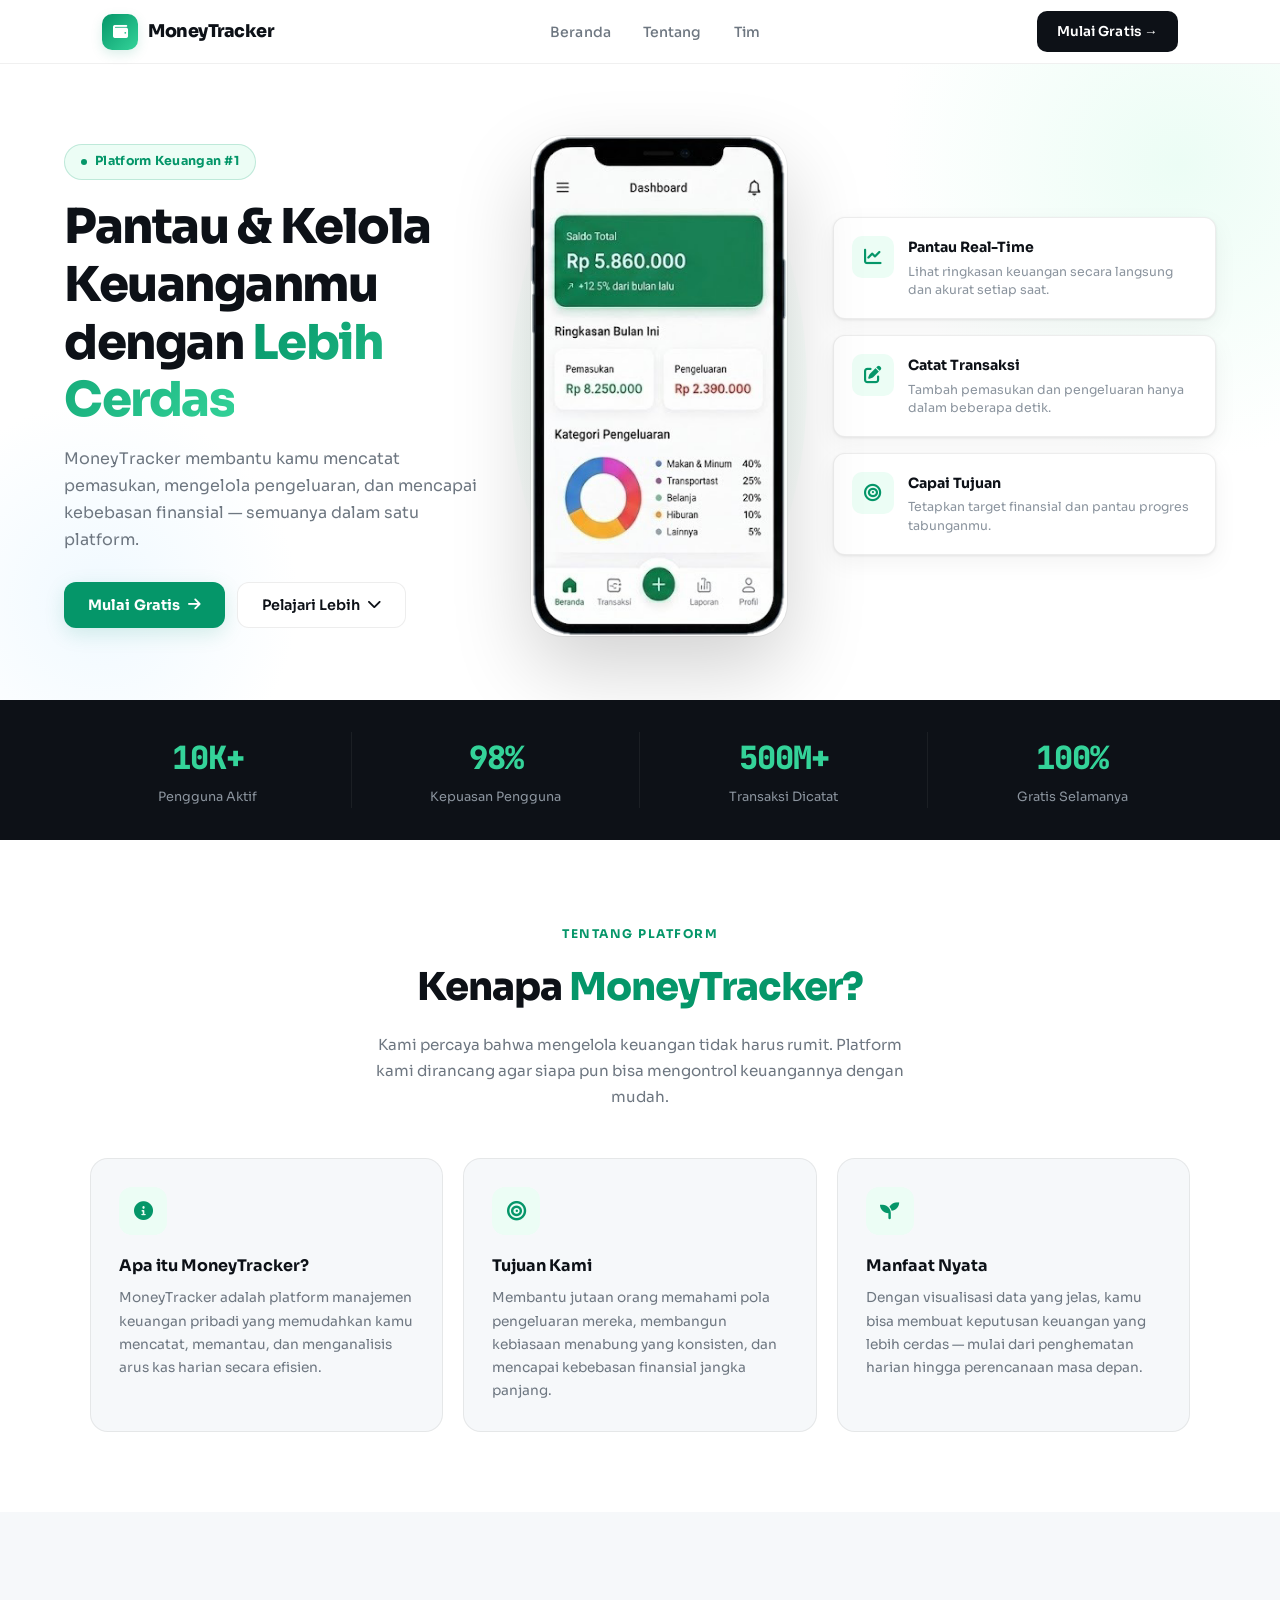
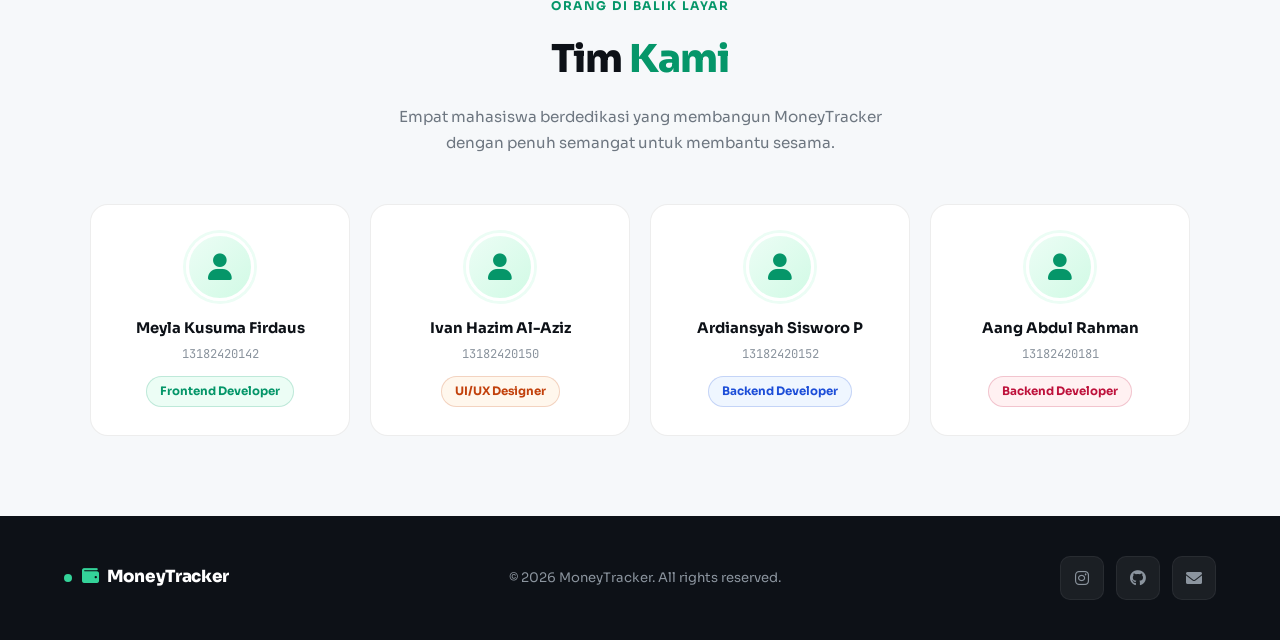
<file: index.html>
<!DOCTYPE html>
<html lang="id">
<head>
  <meta charset="UTF-8">
  <meta name="viewport" content="width=device-width, initial-scale=1.0">
  <title>MoneyTracker — Kelola Keuangan dengan Cerdas</title>
  <link rel="stylesheet" href="style.css">
  <link rel="stylesheet" href="https://cdnjs.cloudflare.com/ajax/libs/font-awesome/6.0.0/css/all.min.css">
</head>
<body>

<header>
  <nav class="navbar">
    <a href="#home" class="logo">
      <div class="logo-wrap"><i class="fas fa-wallet"></i></div>
      MoneyTracker
    </a>
    <ul class="nav-links">
      <li><a href="#home">Beranda</a></li>
      <li><a href="#about">Tentang</a></li>
      <li><a href="#team">Tim</a></li>
    </ul>
    <a href="login.html" class="btn-cta-nav">Mulai Gratis →</a>
  </nav>
</header>

<main>

  <!-- HERO -->
  <section id="home" class="hero">
    <div class="hero-container">

      <div class="hero-text">
        <span class="badge">Platform Keuangan #1</span>
        <h1>Pantau & Kelola Keuanganmu dengan <span>Lebih Cerdas</span></h1>
        <p>MoneyTracker membantu kamu mencatat pemasukan, mengelola pengeluaran, dan mencapai kebebasan finansial — semuanya dalam satu platform.</p>
        <div class="hero-actions">
          <button class="btn-green" onclick="window.location.href='login.html'">
            Mulai Gratis <i class="fas fa-arrow-right"></i>
          </button>
          <button class="btn-white" onclick="document.querySelector('#about').scrollIntoView({behavior:'smooth'})">
            Pelajari Lebih <i class="fas fa-chevron-down"></i>
          </button>
        </div>
      </div>

      <div class="hero-mockup">
        <div class="phone-frame">
          <img src="p.png" alt="MoneyTracker Dashboard Preview">
        </div>
      </div>

      <div class="hero-features">
        <div class="feat-item">
          <div class="feat-icon"><i class="fas fa-chart-line"></i></div>
          <div>
            <h4>Pantau Real-Time</h4>
            <p>Lihat ringkasan keuangan secara langsung dan akurat setiap saat.</p>
          </div>
        </div>
        <div class="feat-item">
          <div class="feat-icon"><i class="fas fa-pen-to-square"></i></div>
          <div>
            <h4>Catat Transaksi</h4>
            <p>Tambah pemasukan dan pengeluaran hanya dalam beberapa detik.</p>
          </div>
        </div>
        <div class="feat-item">
          <div class="feat-icon"><i class="fas fa-bullseye"></i></div>
          <div>
            <h4>Capai Tujuan</h4>
            <p>Tetapkan target finansial dan pantau progres tabunganmu.</p>
          </div>
        </div>
      </div>

    </div>
  </section>

  <!-- STATS BAR -->
  <div class="stats-bar">
    <div class="stats-inner">
      <div class="stat-item">
        <div class="stat-num">10K+</div>
        <div class="stat-label">Pengguna Aktif</div>
      </div>
      <div class="stat-item">
        <div class="stat-num">98%</div>
        <div class="stat-label">Kepuasan Pengguna</div>
      </div>
      <div class="stat-item">
        <div class="stat-num">500M+</div>
        <div class="stat-label">Transaksi Dicatat</div>
      </div>
      <div class="stat-item">
        <div class="stat-num">100%</div>
        <div class="stat-label">Gratis Selamanya</div>
      </div>
    </div>
  </div>

  <!-- ABOUT -->
  <section id="about" class="about">
    <div class="section-tag">Tentang Platform</div>
    <h2>Kenapa <span>MoneyTracker?</span></h2>
    <p class="section-sub">Kami percaya bahwa mengelola keuangan tidak harus rumit. Platform kami dirancang agar siapa pun bisa mengontrol keuangannya dengan mudah.</p>
    <div class="about-grid">
      <div class="about-box">
        <div class="box-icon"><i class="fas fa-info-circle"></i></div>
        <h3>Apa itu MoneyTracker?</h3>
        <p>MoneyTracker adalah platform manajemen keuangan pribadi yang memudahkan kamu mencatat, memantau, dan menganalisis arus kas harian secara efisien.</p>
      </div>
      <div class="about-box">
        <div class="box-icon"><i class="fas fa-bullseye"></i></div>
        <h3>Tujuan Kami</h3>
        <p>Membantu jutaan orang memahami pola pengeluaran mereka, membangun kebiasaan menabung yang konsisten, dan mencapai kebebasan finansial jangka panjang.</p>
      </div>
      <div class="about-box">
        <div class="box-icon"><i class="fas fa-seedling"></i></div>
        <h3>Manfaat Nyata</h3>
        <p>Dengan visualisasi data yang jelas, kamu bisa membuat keputusan keuangan yang lebih cerdas — mulai dari penghematan harian hingga perencanaan masa depan.</p>
      </div>
    </div>
  </section>

  <!-- TEAM -->
  <section id="team" class="team">
    <div class="section-tag">Orang di Balik Layar</div>
    <h2>Tim <span>Kami</span></h2>
    <p class="section-sub">Empat mahasiswa berdedikasi yang membangun MoneyTracker dengan penuh semangat untuk membantu sesama.</p>
    <div class="team-grid">
      <div class="team-card">
        <div class="team-avatar"><i class="fas fa-user"></i></div>
        <h3>Meyla Kusuma Firdaus</h3>
        <div class="nim">13182420142</div>
        <span class="tag">Frontend Developer</span>
      </div>
      <div class="team-card">
        <div class="team-avatar"><i class="fas fa-user"></i></div>
        <h3>Ivan Hazim Al-Aziz</h3>
        <div class="nim">13182420150</div>
        <span class="tag orange">UI/UX Designer</span>
      </div>
      <div class="team-card">
        <div class="team-avatar"><i class="fas fa-user"></i></div>
        <h3>Ardiansyah Sisworo P</h3>
        <div class="nim">13182420152</div>
        <span class="tag blue">Backend Developer</span>
      </div>
      <div class="team-card">
        <div class="team-avatar"><i class="fas fa-user"></i></div>
        <h3>Aang Abdul Rahman</h3>
        <div class="nim">13182420181</div>
        <span class="tag red">Backend Developer</span>
      </div>
    </div>
  </section>

</main>

<footer>
  <div class="footer-wrap">
    <div class="footer-logo">
      <div class="logo-dot"></div>
      <span><i class="fas fa-wallet" style="color:#34d399;margin-right:8px"></i>MoneyTracker</span>
    </div>
    <p>&copy; 2026 MoneyTracker. All rights reserved.</p>
    <div class="footer-social">
      <i class="fab fa-instagram"></i>
      <i class="fab fa-github"></i>
      <i class="fas fa-envelope"></i>
    </div>
  </div>
</footer>

<script src="script.js"></script>
</body>
</html>
</file>
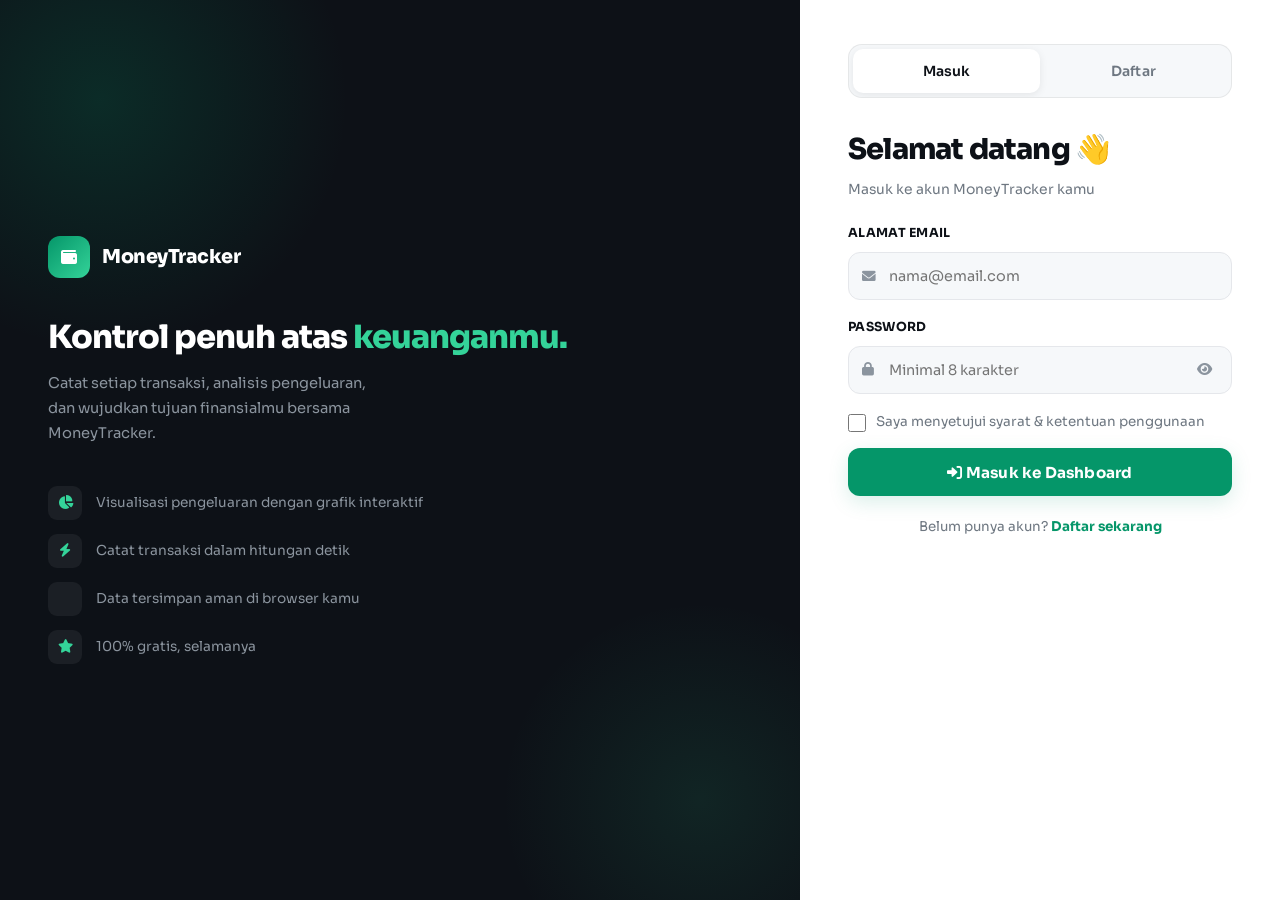
<file: login.html>
<!DOCTYPE html>
<html lang="id">
<head>
  <meta charset="UTF-8">
  <meta name="viewport" content="width=device-width, initial-scale=1.0">
  <title>Login & Daftar — MoneyTracker</title>
  <link rel="stylesheet" href="style.css">
  <link rel="stylesheet" href="https://cdnjs.cloudflare.com/ajax/libs/font-awesome/6.0.0/css/all.min.css">
</head>
<body>

<section class="login-page">

  <!-- LEFT PANEL -->
  <div class="login-left">
    <div class="login-brand">
      <div class="login-brand-logo">
        <div class="lw"><i class="fas fa-wallet"></i></div>
        <span>MoneyTracker</span>
      </div>
      <h1>Kontrol penuh atas <span class="green-word">keuanganmu.</span></h1>
      <p>Catat setiap transaksi, analisis pengeluaran, dan wujudkan tujuan finansialmu bersama MoneyTracker.</p>
    </div>
    <div class="login-features">
      <div class="lf-item">
        <i class="fas fa-chart-pie"></i>
        Visualisasi pengeluaran dengan grafik interaktif
      </div>
      <div class="lf-item">
        <i class="fas fa-bolt"></i>
        Catat transaksi dalam hitungan detik
      </div>
      <div class="lf-item">
        <i class="fas fa-shield-halved"></i>
        Data tersimpan aman di browser kamu
      </div>
      <div class="lf-item">
        <i class="fas fa-star"></i>
        100% gratis, selamanya
      </div>
    </div>
  </div>

  <!-- RIGHT PANEL -->
  <div class="login-right">

    <!-- TAB SWITCHER -->
    <div class="auth-tabs">
      <button class="auth-tab active" id="tabLogin" onclick="switchTab('login')">Masuk</button>
      <button class="auth-tab" id="tabRegister" onclick="switchTab('register')">Daftar</button>
      <div class="auth-tab-slider" id="tabSlider"></div>
    </div>

    <!-- ═══════ LOGIN FORM ═══════ -->
    <div id="panelLogin">
      <div class="auth-header">
        <h2>Selamat datang 👋</h2>
        <p>Masuk ke akun MoneyTracker kamu</p>
      </div>

      <form id="loginForm" novalidate>
        <div class="form-group">
          <label for="loginEmail">Alamat Email</label>
          <div class="input-wrap">
            <i class="fas fa-envelope input-icon"></i>
            <input type="email" id="loginEmail" placeholder="nama@email.com" required autocomplete="email">
          </div>
          <small class="error" id="loginEmailError"></small>
        </div>

        <div class="form-group">
          <label for="loginPassword">Password</label>
          <div class="input-wrap">
            <i class="fas fa-lock input-icon"></i>
            <input type="password" id="loginPassword" placeholder="Minimal 8 karakter" required autocomplete="current-password">
            <button type="button" class="toggle-pw" onclick="togglePw('loginPassword', this)" tabindex="-1">
              <i class="fas fa-eye"></i>
            </button>
          </div>
          <small class="error" id="loginPasswordError"></small>
        </div>

        <div class="checkbox-group">
          <input type="checkbox" id="loginAgree">
          <label for="loginAgree">Saya menyetujui syarat &amp; ketentuan penggunaan</label>
        </div>
        <small class="error" id="loginAgreeError"></small>

        <button type="submit" class="login-btn">
          <i class="fas fa-right-to-bracket"></i> Masuk ke Dashboard
        </button>

        <p class="success" id="loginSuccess"></p>
      </form>

      <p class="auth-switch-text">Belum punya akun? <a href="#" onclick="switchTab('register')">Daftar sekarang</a></p>
    </div>

    <!-- ═══════ REGISTER FORM ═══════ -->
    <div id="panelRegister" style="display:none">
      <div class="auth-header">
        <h2>Buat akun baru ✨</h2>
        <p>Mulai perjalanan finansialmu hari ini</p>
      </div>

      <form id="registerForm" novalidate>
        <div class="form-group">
          <label for="regName">Nama Lengkap</label>
          <div class="input-wrap">
            <i class="fas fa-user input-icon"></i>
            <input type="text" id="regName" placeholder="Nama lengkap kamu" required autocomplete="name">
          </div>
          <small class="error" id="regNameError"></small>
        </div>

        <div class="form-group">
          <label for="regEmail">Alamat Email</label>
          <div class="input-wrap">
            <i class="fas fa-envelope input-icon"></i>
            <input type="email" id="regEmail" placeholder="nama@email.com" required autocomplete="email">
          </div>
          <small class="error" id="regEmailError"></small>
        </div>

        <div class="form-group">
          <label for="regPhone">Nomor Telepon</label>
          <div class="input-wrap">
            <i class="fas fa-phone input-icon"></i>
            <input type="tel" id="regPhone" placeholder="08xxxxxxxxxx" required autocomplete="tel">
          </div>
          <small class="error" id="regPhoneError"></small>
        </div>

        <div class="form-group">
          <label for="regPassword">Password</label>
          <div class="input-wrap">
            <i class="fas fa-lock input-icon"></i>
            <input type="password" id="regPassword" placeholder="Minimal 8 karakter" required autocomplete="new-password">
            <button type="button" class="toggle-pw" onclick="togglePw('regPassword', this)" tabindex="-1">
              <i class="fas fa-eye"></i>
            </button>
          </div>
          <small class="error" id="regPasswordError"></small>
        </div>

        <div class="form-group">
          <label for="regConfirm">Konfirmasi Password</label>
          <div class="input-wrap">
            <i class="fas fa-lock input-icon"></i>
            <input type="password" id="regConfirm" placeholder="Ulangi password" required autocomplete="new-password">
            <button type="button" class="toggle-pw" onclick="togglePw('regConfirm', this)" tabindex="-1">
              <i class="fas fa-eye"></i>
            </button>
          </div>
          <small class="error" id="regConfirmError"></small>
        </div>

        <div class="pw-strength" id="pwStrengthWrap" style="display:none">
          <div class="pw-strength-bar">
            <div class="pw-strength-fill" id="pwStrengthFill"></div>
          </div>
          <span class="pw-strength-label" id="pwStrengthLabel"></span>
        </div>

        <div class="checkbox-group" style="margin-top:6px">
          <input type="checkbox" id="regAgree">
          <label for="regAgree">Saya menyetujui <a href="#" style="color:var(--emerald);font-weight:600">syarat &amp; ketentuan</a> penggunaan</label>
        </div>
        <small class="error" id="regAgreeError"></small>

        <button type="submit" class="login-btn" style="margin-top:14px">
          <i class="fas fa-user-plus"></i> Buat Akun Sekarang
        </button>

        <p class="success" id="registerSuccess"></p>
      </form>

      <p class="auth-switch-text">Sudah punya akun? <a href="#" onclick="switchTab('login')">Masuk di sini</a></p>
    </div>

  </div>
</section>

<script>
  /* ── TAB SWITCHER ── */
  function switchTab(tab) {
    const isLogin = tab === 'login';
    document.getElementById('panelLogin').style.display    = isLogin ? 'block' : 'none';
    document.getElementById('panelRegister').style.display = isLogin ? 'none'  : 'block';
    document.getElementById('tabLogin').classList.toggle('active', isLogin);
    document.getElementById('tabRegister').classList.toggle('active', !isLogin);
    document.getElementById('tabSlider').style.transform = isLogin ? 'translateX(0)' : 'translateX(100%)';
    // clear messages on switch
    document.querySelectorAll('.error, .success').forEach(el => el.textContent = '');
  }

  /* ── SHOW/HIDE PASSWORD ── */
  function togglePw(id, btn) {
    const inp = document.getElementById(id);
    const icon = btn.querySelector('i');
    if (inp.type === 'password') {
      inp.type = 'text';
      icon.classList.replace('fa-eye', 'fa-eye-slash');
    } else {
      inp.type = 'password';
      icon.classList.replace('fa-eye-slash', 'fa-eye');
    }
  }

  /* ── PASSWORD STRENGTH ── */
  document.getElementById('regPassword').addEventListener('input', function() {
    const val = this.value;
    const wrap = document.getElementById('pwStrengthWrap');
    const fill = document.getElementById('pwStrengthFill');
    const label = document.getElementById('pwStrengthLabel');

    if (!val) { wrap.style.display = 'none'; return; }
    wrap.style.display = 'flex';

    let score = 0;
    if (val.length >= 8)  score++;
    if (/[A-Z]/.test(val)) score++;
    if (/[0-9]/.test(val)) score++;
    if (/[^A-Za-z0-9]/.test(val)) score++;

    const levels = [
      { pct: '25%', color: '#f43f5e', text: 'Lemah' },
      { pct: '50%', color: '#f59e0b', text: 'Cukup' },
      { pct: '75%', color: '#3b82f6', text: 'Kuat' },
      { pct: '100%', color: '#059669', text: 'Sangat Kuat' },
    ];
    const lv = levels[score - 1] || levels[0];
    fill.style.width = lv.pct;
    fill.style.background = lv.color;
    label.textContent = lv.text;
    label.style.color = lv.color;
  });

  /* ── LOGIN VALIDATION ── */
  document.getElementById('loginForm').addEventListener('submit', function(e) {
    e.preventDefault();
    let valid = true;
    const email    = document.getElementById('loginEmail');
    const password = document.getElementById('loginPassword');
    const agree    = document.getElementById('loginAgree');
    const emailErr = document.getElementById('loginEmailError');
    const passErr  = document.getElementById('loginPasswordError');
    const agreeErr = document.getElementById('loginAgreeError');
    const success  = document.getElementById('loginSuccess');

    emailErr.textContent = passErr.textContent = agreeErr.textContent = success.textContent = '';

    const emailPat = /^[^\s@]+@[^\s@]+\.[^\s@]+$/;
    if (!email.value.trim()) { emailErr.textContent = 'Email wajib diisi'; valid = false; }
    else if (!emailPat.test(email.value)) { emailErr.textContent = 'Format email tidak valid'; valid = false; }

    if (password.value.length < 8) { passErr.textContent = 'Password minimal 8 karakter'; valid = false; }

    if (!agree.checked) { agreeErr.textContent = 'Centang persetujuan terlebih dahulu'; valid = false; }

    if (valid) {
      localStorage.setItem('userEmail', email.value);
      success.textContent = '✓ Login berhasil! Mengalihkan...';
      setTimeout(() => window.location.href = 'dashboard.html', 1000);
    }
  });

  /* ── REGISTER VALIDATION ── */
  document.getElementById('registerForm').addEventListener('submit', function(e) {
    e.preventDefault();
    let valid = true;

    const name     = document.getElementById('regName');
    const email    = document.getElementById('regEmail');
    const phone    = document.getElementById('regPhone');
    const password = document.getElementById('regPassword');
    const confirm  = document.getElementById('regConfirm');
    const agree    = document.getElementById('regAgree');

    const nameErr    = document.getElementById('regNameError');
    const emailErr   = document.getElementById('regEmailError');
    const phoneErr   = document.getElementById('regPhoneError');
    const passErr    = document.getElementById('regPasswordError');
    const confirmErr = document.getElementById('regConfirmError');
    const agreeErr   = document.getElementById('regAgreeError');
    const success    = document.getElementById('registerSuccess');

    [nameErr, emailErr, phoneErr, passErr, confirmErr, agreeErr].forEach(el => el.textContent = '');
    success.textContent = '';

    const emailPat = /^[^\s@]+@[^\s@]+\.[^\s@]+$/;
    const phonePat = /^(\+62|62|0)[0-9]{8,12}$/;

    if (!name.value.trim() || name.value.trim().length < 2) {
      nameErr.textContent = 'Nama lengkap minimal 2 karakter'; valid = false;
    }
    if (!email.value.trim()) {
      emailErr.textContent = 'Email wajib diisi'; valid = false;
    } else if (!emailPat.test(email.value)) {
      emailErr.textContent = 'Format email tidak valid'; valid = false;
    }
    if (!phone.value.trim()) {
      phoneErr.textContent = 'Nomor telepon wajib diisi'; valid = false;
    } else if (!phonePat.test(phone.value.replace(/\s/g, ''))) {
      phoneErr.textContent = 'Format nomor tidak valid (cth: 08123456789)'; valid = false;
    }
    if (password.value.length < 8) {
      passErr.textContent = 'Password minimal 8 karakter'; valid = false;
    }
    if (confirm.value !== password.value) {
      confirmErr.textContent = 'Konfirmasi password tidak cocok'; valid = false;
    }
    if (!agree.checked) {
      agreeErr.textContent = 'Centang persetujuan terlebih dahulu'; valid = false;
    }

    if (valid) {
      localStorage.setItem('userEmail', email.value);
      localStorage.setItem('userName', name.value.trim());
      success.textContent = '✓ Akun berhasil dibuat! Mengalihkan...';
      setTimeout(() => window.location.href = 'dashboard.html', 1200);
    }
  });

  /* ── REALTIME CLEAR ERRORS ── */
  ['loginEmail','loginPassword','regName','regEmail','regPhone','regPassword','regConfirm'].forEach(id => {
    const el = document.getElementById(id);
    if (el) el.addEventListener('input', () => {
      const errEl = document.getElementById(id.replace('login','login').replace('reg','reg') + 'Error');
      if (errEl) errEl.textContent = '';
    });
  });
</script>
</body>
</html>
</file>
<file: style.css>
@import url('https://fonts.googleapis.com/css2?family=Sora:wght@300;400;500;600;700;800&family=JetBrains+Mono:wght@400;500;600&display=swap');

:root {
  --emerald: #059669;
  --emerald-dark: #047857;
  --emerald-light: #34d399;
  --emerald-glow: rgba(5, 150, 105, 0.15);
  --emerald-soft: #ecfdf5;
  --red: #f43f5e;
  --red-soft: #fff1f2;
  --amber: #f59e0b;
  --blue: #3b82f6;
  --ink: #0d1117;
  --ink-2: #161b22;
  --ink-3: #21262d;
  --muted: #8b949e;
  --muted-2: #6e7781;
  --line: rgba(255,255,255,0.06);
  --line-light: rgba(0,0,0,0.07);
  --surface: #ffffff;
  --bg: #f6f8fa;
  --radius: 18px;
  --radius-sm: 12px;
  --shadow: 0 1px 3px rgba(0,0,0,0.08), 0 8px 24px rgba(0,0,0,0.05);
  --shadow-lg: 0 4px 6px rgba(0,0,0,0.07), 0 20px 48px rgba(0,0,0,0.10);
}

*, *::before, *::after {
  margin: 0; padding: 0;
  box-sizing: border-box;
}

html { scroll-behavior: smooth; }

body {
  font-family: 'Sora', sans-serif;
  background: var(--bg);
  color: var(--ink);
  line-height: 1.6;
  -webkit-font-smoothing: antialiased;
  overflow-x: hidden;
}

img { max-width: 100%; height: auto; display: block; }

/* ── SCROLLBAR ── */
::-webkit-scrollbar { width: 6px; }
::-webkit-scrollbar-track { background: transparent; }
::-webkit-scrollbar-thumb { background: #d0d7de; border-radius: 10px; }

/* ─────────────────────────────────────────
   NAVBAR
───────────────────────────────────────── */
header {
  background: rgba(255,255,255,0.92);
  backdrop-filter: blur(20px);
  -webkit-backdrop-filter: blur(20px);
  border-bottom: 1px solid rgba(0,0,0,0.06);
  padding: 0 5%;
  height: 64px;
  display: flex;
  align-items: center;
  position: sticky;
  top: 0;
  z-index: 200;
  transition: all 0.3s ease;
}

.navbar {
  display: flex;
  align-items: center;
  justify-content: space-between;
  width: 100%;
  position: relative;
}

.logo {
  font-size: 1.1rem;
  font-weight: 800;
  color: var(--ink);
  display: flex;
  align-items: center;
  gap: 10px;
  letter-spacing: -0.5px;
  text-decoration: none;
  z-index: 201;
}

.logo-wrap {
  width: 36px; height: 36px;
  background: linear-gradient(135deg, var(--emerald), var(--emerald-light));
  border-radius: 10px;
  display: grid;
  place-items: center;
  color: white;
  font-size: 0.95rem;
  box-shadow: 0 4px 12px var(--emerald-glow);
  flex-shrink: 0;
}

.nav-links {
  display: flex;
  list-style: none;
  gap: 32px;
}

.nav-links a {
  text-decoration: none;
  color: var(--muted-2);
  font-size: 0.88rem;
  font-weight: 500;
  transition: color 0.2s;
  letter-spacing: 0.1px;
}

.nav-links a:hover { color: var(--ink); }

.btn-cta-nav {
  background: var(--ink);
  color: white;
  padding: 10px 20px;
  border-radius: 10px;
  font-size: 0.85rem;
  font-weight: 600;
  text-decoration: none;
  border: none;
  cursor: pointer;
  transition: all 0.2s;
  letter-spacing: 0.1px;
  white-space: nowrap;
  -webkit-tap-highlight-color: transparent;
}

.btn-cta-nav:hover {
  background: var(--emerald);
  box-shadow: 0 6px 20px var(--emerald-glow);
  transform: translateY(-1px);
}

/* ── HAMBURGER MENU ── */
.hamburger {
  display: none;
  flex-direction: column;
  gap: 5px;
  background: none;
  border: none;
  cursor: pointer;
  padding: 8px;
  border-radius: 8px;
  z-index: 201;
  -webkit-tap-highlight-color: transparent;
  transition: background 0.2s;
}

.hamburger:hover { background: var(--bg); }

.hamburger span {
  display: block;
  width: 22px;
  height: 2px;
  background: var(--ink);
  border-radius: 2px;
  transition: all 0.3s ease;
  transform-origin: center;
}

.hamburger.open span:nth-child(1) { transform: translateY(7px) rotate(45deg); }
.hamburger.open span:nth-child(2) { opacity: 0; transform: scaleX(0); }
.hamburger.open span:nth-child(3) { transform: translateY(-7px) rotate(-45deg); }

/* ── MOBILE NAV OVERLAY ── */
.mobile-nav {
  display: none;
  position: fixed;
  inset: 0;
  background: rgba(255,255,255,0.98);
  backdrop-filter: blur(20px);
  -webkit-backdrop-filter: blur(20px);
  z-index: 199;
  flex-direction: column;
  align-items: center;
  justify-content: center;
  gap: 32px;
  opacity: 0;
  pointer-events: none;
  transition: opacity 0.3s ease;
}

.mobile-nav.open {
  opacity: 1;
  pointer-events: all;
}

.mobile-nav ul {
  list-style: none;
  display: flex;
  flex-direction: column;
  align-items: center;
  gap: 28px;
}

.mobile-nav ul a {
  font-size: 1.5rem;
  font-weight: 700;
  color: var(--ink);
  text-decoration: none;
  letter-spacing: -0.5px;
  transition: color 0.2s;
}

.mobile-nav ul a:hover { color: var(--emerald); }

.mobile-nav .btn-cta-nav {
  font-size: 1rem;
  padding: 14px 36px;
  border-radius: 14px;
}

/* ─────────────────────────────────────────
   HERO
───────────────────────────────────────── */
.hero {
  padding: 72px 5% 64px;
  background: white;
  position: relative;
  overflow: hidden;
}

.hero::before {
  content: '';
  position: absolute;
  top: -200px; right: -200px;
  width: 600px; height: 600px;
  background: radial-gradient(circle, var(--emerald-soft) 0%, transparent 70%);
  pointer-events: none;
}

.hero::after {
  content: '';
  position: absolute;
  bottom: -100px; left: -100px;
  width: 400px; height: 400px;
  background: radial-gradient(circle, #f0f9ff 0%, transparent 70%);
  pointer-events: none;
}

.hero-container {
  display: grid;
  grid-template-columns: 1.1fr 0.7fr 1fr;
  align-items: center;
  gap: 40px;
  max-width: 1280px;
  margin: 0 auto;
  position: relative;
  z-index: 1;
}

.badge {
  display: inline-flex;
  align-items: center;
  gap: 8px;
  background: var(--emerald-soft);
  color: var(--emerald);
  padding: 7px 16px;
  border-radius: 100px;
  font-size: 0.78rem;
  font-weight: 700;
  letter-spacing: 0.3px;
  border: 1px solid rgba(5,150,105,0.2);
}

.badge::before {
  content: '';
  width: 6px; height: 6px;
  background: var(--emerald);
  border-radius: 50%;
  animation: pulse 2s infinite;
  flex-shrink: 0;
}

@keyframes pulse {
  0%, 100% { opacity: 1; transform: scale(1); }
  50% { opacity: 0.5; transform: scale(0.8); }
}

.hero-text h1 {
  font-size: clamp(1.9rem, 4vw, 3rem);
  font-weight: 800;
  line-height: 1.2;
  letter-spacing: -1.5px;
  margin: 18px 0 16px;
  color: var(--ink);
}

.hero-text h1 span {
  background: linear-gradient(135deg, var(--emerald), var(--emerald-light));
  -webkit-background-clip: text;
  -webkit-text-fill-color: transparent;
  background-clip: text;
}

.hero-text p {
  color: var(--muted-2);
  font-size: clamp(0.875rem, 1.5vw, 1rem);
  line-height: 1.7;
  max-width: 420px;
}

.hero-actions {
  display: flex;
  flex-wrap: wrap;
  gap: 12px;
  margin-top: 28px;
}

.btn-green {
  background: var(--emerald);
  color: white;
  border: none;
  padding: 13px 24px;
  border-radius: 12px;
  font-family: inherit;
  font-size: 0.9rem;
  font-weight: 700;
  cursor: pointer;
  display: flex;
  align-items: center;
  gap: 8px;
  transition: all 0.25s;
  box-shadow: 0 6px 20px var(--emerald-glow);
  letter-spacing: 0.1px;
  -webkit-tap-highlight-color: transparent;
  min-height: 44px;
}

.btn-green:hover {
  background: var(--emerald-dark);
  transform: translateY(-2px);
  box-shadow: 0 10px 30px var(--emerald-glow);
}

.btn-white {
  background: white;
  color: var(--ink);
  border: 1.5px solid var(--line-light);
  padding: 13px 24px;
  border-radius: 12px;
  font-family: inherit;
  font-size: 0.9rem;
  font-weight: 600;
  cursor: pointer;
  display: flex;
  align-items: center;
  gap: 8px;
  transition: all 0.2s;
  -webkit-tap-highlight-color: transparent;
  min-height: 44px;
}

.btn-white:hover {
  border-color: var(--emerald);
  color: var(--emerald);
}

/* Phone Mockup */
.hero-mockup {
  display: flex;
  justify-content: center;
  align-items: center;
}

.phone-frame {
  position: relative;
}

.phone-frame::before {
  content: '';
  position: absolute;
  inset: -20px;
  background: radial-gradient(circle at center, var(--emerald-soft) 0%, transparent 70%);
  border-radius: 50%;
  z-index: -1;
}

.phone-frame img {
  height: clamp(320px, 40vw, 500px);
  width: auto;
  object-fit: contain;
  border-radius: 32px;
  box-shadow: 0 32px 80px rgba(0,0,0,0.18), 0 0 0 1px rgba(0,0,0,0.05);
  animation: floatUp 4s ease-in-out infinite;
}

@keyframes floatUp {
  0%, 100% { transform: translateY(0) rotate(-1deg); }
  50% { transform: translateY(-16px) rotate(1deg); }
}

/* Feature Cards */
.hero-features {
  display: flex;
  flex-direction: column;
  gap: 16px;
}

.feat-item {
  background: white;
  border: 1px solid var(--line-light);
  padding: 18px;
  border-radius: var(--radius-sm);
  display: flex;
  gap: 14px;
  align-items: flex-start;
  box-shadow: var(--shadow);
  transition: all 0.3s;
}

.feat-item:hover {
  border-color: var(--emerald);
  transform: translateX(4px);
  box-shadow: -4px 0 0 0 var(--emerald), var(--shadow);
}

.feat-item .feat-icon {
  width: 42px; height: 42px;
  background: var(--emerald-soft);
  border-radius: 10px;
  display: grid;
  place-items: center;
  color: var(--emerald);
  font-size: 1.1rem;
  flex-shrink: 0;
}

.feat-item h4 {
  font-size: 0.88rem;
  font-weight: 700;
  color: var(--ink);
  margin-bottom: 4px;
}

.feat-item p {
  font-size: 0.78rem;
  color: var(--muted);
  line-height: 1.5;
}

/* ─────────────────────────────────────────
   STATS BAR
───────────────────────────────────────── */
.stats-bar {
  background: var(--ink);
  padding: 32px 5%;
}

.stats-inner {
  max-width: 1280px;
  margin: 0 auto;
  display: grid;
  grid-template-columns: repeat(4, 1fr);
  gap: 0;
}

.stat-item {
  text-align: center;
  padding: 0 20px;
  border-right: 1px solid var(--line);
}

.stat-item:last-child { border-right: none; }

.stat-item .stat-num {
  font-size: clamp(1.5rem, 3vw, 2rem);
  font-weight: 800;
  color: var(--emerald-light);
  font-family: 'JetBrains Mono', monospace;
  letter-spacing: -1px;
}

.stat-item .stat-label {
  font-size: 0.8rem;
  color: var(--muted);
  margin-top: 4px;
}

/* ─────────────────────────────────────────
   ABOUT
───────────────────────────────────────── */
.about {
  padding: 80px 5%;
  background: white;
  text-align: center;
}

.section-tag {
  display: inline-block;
  font-size: 0.75rem;
  font-weight: 700;
  letter-spacing: 1.5px;
  text-transform: uppercase;
  color: var(--emerald);
  margin-bottom: 14px;
}

.about h2, .team h2 {
  font-size: clamp(1.8rem, 4vw, 2.4rem);
  font-weight: 800;
  letter-spacing: -1px;
  color: var(--ink);
  margin-bottom: 14px;
}

.about h2 span, .team h2 span {
  color: var(--emerald);
}

.section-sub {
  font-size: clamp(0.875rem, 1.5vw, 0.95rem);
  color: var(--muted-2);
  max-width: 540px;
  margin: 0 auto 48px;
  line-height: 1.7;
}

.about-grid {
  display: grid;
  grid-template-columns: repeat(3, 1fr);
  gap: 20px;
  max-width: 1100px;
  margin: 0 auto;
  text-align: left;
}

.about-box {
  background: var(--bg);
  border: 1px solid var(--line-light);
  padding: 28px;
  border-radius: var(--radius);
  transition: all 0.3s;
  position: relative;
  overflow: hidden;
}

.about-box::before {
  content: '';
  position: absolute;
  top: 0; left: 0; right: 0;
  height: 3px;
  background: linear-gradient(90deg, var(--emerald), var(--emerald-light));
  transform: scaleX(0);
  transform-origin: left;
  transition: transform 0.3s;
}

.about-box:hover::before { transform: scaleX(1); }

.about-box:hover {
  background: white;
  box-shadow: var(--shadow-lg);
  transform: translateY(-4px);
}

.about-box .box-icon {
  width: 48px; height: 48px;
  background: var(--emerald-soft);
  border-radius: 13px;
  display: grid;
  place-items: center;
  color: var(--emerald);
  font-size: 1.2rem;
  margin-bottom: 18px;
}

.about-box h3 {
  font-size: 1rem;
  font-weight: 700;
  margin-bottom: 8px;
  color: var(--ink);
}

.about-box p {
  font-size: 0.855rem;
  color: var(--muted-2);
  line-height: 1.7;
}

/* ─────────────────────────────────────────
   TEAM
───────────────────────────────────────── */
.team {
  padding: 80px 5%;
  background: var(--bg);
  text-align: center;
}

.team-grid {
  display: grid;
  grid-template-columns: repeat(auto-fit, minmax(220px, 1fr));
  gap: 20px;
  max-width: 1100px;
  margin: 0 auto;
}

.team-card {
  background: white;
  border: 1px solid var(--line-light);
  padding: 28px 20px;
  border-radius: var(--radius);
  transition: all 0.3s;
  text-align: center;
}

.team-card:hover {
  box-shadow: var(--shadow-lg);
  transform: translateY(-6px);
  border-color: var(--emerald-soft);
}

.team-avatar {
  width: 68px; height: 68px;
  background: linear-gradient(135deg, var(--emerald-soft), #d1fae5);
  border-radius: 50%;
  display: grid;
  place-items: center;
  margin: 0 auto 16px;
  font-size: 1.7rem;
  color: var(--emerald);
  border: 3px solid white;
  box-shadow: 0 0 0 3px var(--emerald-soft);
}

.team-card h3 {
  font-size: 0.92rem;
  font-weight: 700;
  color: var(--ink);
  margin-bottom: 4px;
}

.team-card .nim {
  font-size: 0.76rem;
  color: var(--muted);
  font-family: 'JetBrains Mono', monospace;
  margin-bottom: 12px;
}

.tag {
  display: inline-block;
  padding: 5px 13px;
  border-radius: 100px;
  font-size: 0.73rem;
  font-weight: 700;
  background: var(--emerald-soft);
  color: var(--emerald);
  border: 1px solid rgba(5,150,105,0.2);
}

.tag.orange { background: #fff7ed; color: #c2410c; border-color: rgba(194,65,12,0.2); }
.tag.blue   { background: #eff6ff; color: #1d4ed8; border-color: rgba(29,78,216,0.2); }
.tag.red    { background: var(--red-soft); color: #be123c; border-color: rgba(190,18,60,0.2); }

/* ─────────────────────────────────────────
   FOOTER
───────────────────────────────────────── */
footer {
  background: var(--ink);
  color: white;
  padding: 40px 5%;
}

.footer-wrap {
  max-width: 1280px;
  margin: 0 auto;
  display: flex;
  justify-content: space-between;
  align-items: center;
  flex-wrap: wrap;
  gap: 16px;
}

.footer-logo {
  display: flex;
  align-items: center;
  gap: 10px;
  font-weight: 800;
  font-size: 1.05rem;
  letter-spacing: -0.3px;
}

.footer-logo .logo-dot {
  width: 8px; height: 8px;
  background: var(--emerald-light);
  border-radius: 50%;
}

footer p {
  font-size: 0.82rem;
  color: var(--muted);
}

.footer-social {
  display: flex;
  gap: 12px;
}

.footer-social i {
  width: 36px; height: 36px;
  border-radius: 10px;
  background: rgba(255,255,255,0.06);
  border: 1px solid var(--line);
  display: grid;
  place-items: center;
  color: var(--muted);
  cursor: pointer;
  transition: all 0.2s;
  min-width: 44px; min-height: 44px;
}

.footer-social i:hover {
  background: var(--emerald);
  border-color: var(--emerald);
  color: white;
}

/* ─────────────────────────────────────────
   LOGIN PAGE
───────────────────────────────────────── */
.login-page {
  min-height: 100vh;
  display: flex;
  background: white;
}

.login-left {
  flex: 1;
  background: var(--ink);
  display: flex;
  flex-direction: column;
  justify-content: center;
  padding: 56px 48px;
  position: relative;
  overflow: hidden;
  min-width: 0;
}

.login-left::before {
  content: '';
  position: absolute;
  top: -150px; left: -150px;
  width: 500px; height: 500px;
  background: radial-gradient(circle, rgba(5,150,105,0.2) 0%, transparent 70%);
  pointer-events: none;
}

.login-left::after {
  content: '';
  position: absolute;
  bottom: -100px; right: -100px;
  width: 400px; height: 400px;
  background: radial-gradient(circle, rgba(52,211,153,0.1) 0%, transparent 70%);
  pointer-events: none;
}

.login-brand {
  position: relative;
  z-index: 1;
}

.login-brand-logo {
  display: flex;
  align-items: center;
  gap: 12px;
  margin-bottom: 40px;
}

.login-brand-logo .lw {
  width: 42px; height: 42px;
  background: linear-gradient(135deg, var(--emerald), var(--emerald-light));
  border-radius: 12px;
  display: grid;
  place-items: center;
  color: white;
  font-size: 1rem;
  flex-shrink: 0;
}

.login-brand-logo span {
  font-size: 1.2rem;
  font-weight: 800;
  color: white;
  letter-spacing: -0.5px;
}

.login-brand h1 {
  font-size: clamp(1.8rem, 2.5vw, 2.6rem);
  font-weight: 800;
  color: white;
  letter-spacing: -1px;
  line-height: 1.2;
  margin-bottom: 14px;
}

.login-brand h1 .green-word {
  color: var(--emerald-light);
}

.login-brand p {
  color: var(--muted);
  font-size: 0.92rem;
  line-height: 1.7;
  max-width: 340px;
}

.login-features {
  margin-top: 40px;
  display: flex;
  flex-direction: column;
  gap: 14px;
  position: relative;
  z-index: 1;
}

.lf-item {
  display: flex;
  align-items: center;
  gap: 14px;
  color: var(--muted);
  font-size: 0.855rem;
}

.lf-item i {
  width: 34px; height: 34px;
  background: rgba(255,255,255,0.06);
  border-radius: 9px;
  display: grid;
  place-items: center;
  color: var(--emerald-light);
  font-size: 0.85rem;
  flex-shrink: 0;
}

/* RIGHT SIDE */
.login-right {
  width: 480px;
  flex-shrink: 0;
  display: flex;
  flex-direction: column;
  justify-content: flex-start;
  padding: 44px 48px;
  overflow-y: auto;
}

.form-group {
  margin-bottom: 18px;
}

.form-group label {
  display: block;
  font-size: 0.78rem;
  font-weight: 700;
  color: var(--ink);
  letter-spacing: 0.3px;
  margin-bottom: 8px;
  text-transform: uppercase;
}

.form-group input {
  width: 100%;
  padding: 13px 16px;
  border: 1.5px solid #e5e7eb;
  border-radius: 12px;
  font-family: inherit;
  font-size: 0.9rem;
  color: var(--ink);
  background: var(--bg);
  transition: all 0.2s;
  outline: none;
  min-height: 48px;
}

.form-group input:focus {
  border-color: var(--emerald);
  background: white;
  box-shadow: 0 0 0 3px var(--emerald-glow);
}

.checkbox-group {
  display: flex;
  align-items: flex-start;
  gap: 10px;
  margin: 8px 0;
}

.checkbox-group input[type="checkbox"] {
  width: 18px; height: 18px;
  accent-color: var(--emerald);
  cursor: pointer;
  flex-shrink: 0;
  margin-top: 2px;
}

.checkbox-group label {
  font-size: 0.84rem;
  color: var(--muted-2);
  cursor: pointer;
  line-height: 1.5;
}

.login-btn {
  width: 100%;
  padding: 14px;
  background: var(--emerald);
  color: white;
  border: none;
  border-radius: 12px;
  font-family: inherit;
  font-size: 0.95rem;
  font-weight: 700;
  cursor: pointer;
  transition: all 0.25s;
  letter-spacing: 0.2px;
  margin-top: 8px;
  box-shadow: 0 6px 20px var(--emerald-glow);
  min-height: 48px;
  -webkit-tap-highlight-color: transparent;
}

.login-btn:hover {
  background: var(--emerald-dark);
  transform: translateY(-2px);
  box-shadow: 0 10px 32px var(--emerald-glow);
}

.login-btn:active { transform: translateY(0); }

.error {
  color: var(--red);
  font-size: 0.8rem;
  margin-top: 6px;
  display: block;
}

.success {
  text-align: center;
  color: var(--emerald);
  font-weight: 700;
  font-size: 0.9rem;
  margin-top: 14px;
}

/* ── AUTH TABS ── */
.auth-tabs {
  position: relative;
  display: grid;
  grid-template-columns: 1fr 1fr;
  background: var(--bg);
  border: 1px solid var(--line-light);
  border-radius: 14px;
  padding: 4px;
  margin-bottom: 28px;
  overflow: hidden;
}

.auth-tab {
  position: relative;
  z-index: 1;
  padding: 11px;
  border: none;
  background: transparent;
  font-family: inherit;
  font-size: 0.875rem;
  font-weight: 600;
  color: var(--muted-2);
  cursor: pointer;
  border-radius: 10px;
  transition: color 0.25s;
  letter-spacing: 0.1px;
  min-height: 44px;
  -webkit-tap-highlight-color: transparent;
}

.auth-tab.active { color: var(--ink); }

.auth-tab-slider {
  position: absolute;
  top: 4px; left: 4px;
  width: calc(50% - 4px);
  height: calc(100% - 8px);
  background: white;
  border-radius: 10px;
  box-shadow: 0 2px 8px rgba(0,0,0,0.08);
  transition: transform 0.3s cubic-bezier(0.34, 1.56, 0.64, 1);
  pointer-events: none;
}

/* ── AUTH HEADER ── */
.auth-header {
  margin-bottom: 24px;
}

.auth-header h2 {
  font-size: clamp(1.5rem, 3vw, 1.8rem);
  font-weight: 800;
  color: var(--ink);
  letter-spacing: -0.8px;
  margin-bottom: 6px;
}

.auth-header p {
  color: var(--muted-2);
  font-size: 0.87rem;
}

/* ── INPUT WITH ICON ── */
.input-wrap {
  position: relative;
  display: flex;
  align-items: center;
}

.input-wrap .input-icon {
  position: absolute;
  left: 14px;
  color: var(--muted);
  font-size: 0.85rem;
  pointer-events: none;
  transition: color 0.2s;
}

.input-wrap input {
  padding-left: 40px !important;
}

.input-wrap:focus-within .input-icon {
  color: var(--emerald);
}

.toggle-pw {
  position: absolute;
  right: 12px;
  background: none;
  border: none;
  color: var(--muted);
  cursor: pointer;
  padding: 6px;
  font-size: 0.85rem;
  transition: color 0.2s;
  line-height: 1;
  min-width: 32px; min-height: 32px;
  display: grid;
  place-items: center;
}

.toggle-pw:hover { color: var(--ink); }

/* ── PASSWORD STRENGTH ── */
.pw-strength {
  display: flex;
  align-items: center;
  gap: 10px;
  margin-top: -10px;
  margin-bottom: 14px;
}

.pw-strength-bar {
  flex: 1;
  height: 4px;
  background: #e5e7eb;
  border-radius: 100px;
  overflow: hidden;
}

.pw-strength-fill {
  height: 100%;
  border-radius: 100px;
  width: 0%;
  transition: width 0.4s ease, background 0.4s ease;
}

.pw-strength-label {
  font-size: 0.72rem;
  font-weight: 700;
  white-space: nowrap;
  min-width: 72px;
  text-align: right;
}

/* ── SWITCH TEXT ── */
.auth-switch-text {
  text-align: center;
  margin-top: 20px;
  font-size: 0.84rem;
  color: var(--muted-2);
}

.auth-switch-text a {
  color: var(--emerald);
  font-weight: 700;
  text-decoration: none;
}

.auth-switch-text a:hover { text-decoration: underline; }

/* ═══════════════════════════════════════════
   RESPONSIVE BREAKPOINTS
═══════════════════════════════════════════ */

/* ── Tablet large / Small desktop (max 1100px) ── */
@media (max-width: 1100px) {
  .hero-container {
    grid-template-columns: 1fr 0.65fr;
  }
  .hero-features { display: none; }

  .login-left { padding: 48px 36px; }
  .login-right { width: 420px; padding: 40px 36px; }
}

/* ── Tablet (max 1023px) ── */
@media (max-width: 1023px) {
  .hero {
    padding: 60px 5% 56px;
  }
  .hero-container {
    grid-template-columns: 1fr 0.7fr;
    gap: 32px;
  }
  .about-grid {
    grid-template-columns: repeat(2, 1fr);
  }
}

/* ── Mobile landscape / Tablet portrait (max 768px) ── */
@media (max-width: 768px) {
  /* NAVBAR */
  header { padding: 0 5%; height: 60px; }
  .nav-links { display: none; }
  .btn-cta-nav { display: none; }
  .hamburger { display: flex; }

  /* HERO */
  .hero { padding: 48px 5% 52px; }
  .hero-container {
    grid-template-columns: 1fr;
    text-align: center;
    gap: 32px;
  }
  .hero-text p { max-width: 100%; }
  .hero-mockup {
    order: -1;
  }
  .phone-frame img {
    height: clamp(240px, 55vw, 360px);
  }
  .hero-actions { justify-content: center; }
  .hero-features { display: none; }

  /* STATS */
  .stats-bar { padding: 28px 5%; }
  .stats-inner {
    grid-template-columns: repeat(2, 1fr);
    gap: 20px;
  }
  .stat-item {
    border-right: none;
    border-bottom: 1px solid var(--line);
    padding-bottom: 16px;
  }
  .stat-item:nth-child(2n) { border-right: none; }
  .stat-item:last-child, .stat-item:nth-last-child(2) { border-bottom: none; }

  /* ABOUT */
  .about { padding: 60px 5%; }
  .about-grid { grid-template-columns: 1fr; }

  /* TEAM */
  .team { padding: 60px 5%; }
  .team-grid { grid-template-columns: repeat(2, 1fr); }

  /* FOOTER */
  .footer-wrap {
    flex-direction: column;
    text-align: center;
    gap: 14px;
  }

  /* LOGIN */
  .login-page { flex-direction: column; }
  .login-left { display: none; }
  .login-right {
    width: 100%;
    padding: 36px 24px 48px;
    flex: 1;
  }
}

/* ── Mobile (max 480px) ── */
@media (max-width: 480px) {
  .hero { padding: 40px 5% 44px; }
  .hero-text h1 { font-size: 1.75rem; letter-spacing: -0.8px; }
  .hero-actions { flex-direction: column; align-items: center; }
  .btn-green, .btn-white { width: 100%; justify-content: center; }

  .phone-frame img { height: clamp(200px, 60vw, 280px); }

  .team-grid { grid-template-columns: 1fr; }
  .about-box { padding: 22px; }
  .team-card { padding: 24px 16px; }

  .section-sub { margin-bottom: 32px; }

  .login-right { padding: 28px 20px 44px; }
  .auth-header h2 { font-size: 1.4rem; }

  .stats-inner { grid-template-columns: 1fr; }
  .stat-item { border-bottom: 1px solid var(--line); padding: 12px 0; }
  .stat-item:last-child { border-bottom: none; }
}

/* ── Very small (max 375px) ── */
@media (max-width: 375px) {
  .login-right { padding: 24px 16px 40px; }
  .hero-text h1 { font-size: 1.55rem; }
}

/* ── Wide desktop (min 1440px) ── */
@media (min-width: 1440px) {
  .hero { padding: 100px 6% 88px; }
  .about { padding: 110px 6%; }
  .team { padding: 110px 6%; }
  header { padding: 0 6%; }
  .stats-bar { padding: 40px 6%; }
  footer { padding: 52px 6%; }
}

/* ── Mobile nav open body lock ── */
body.nav-open { overflow: hidden; }
</file>
